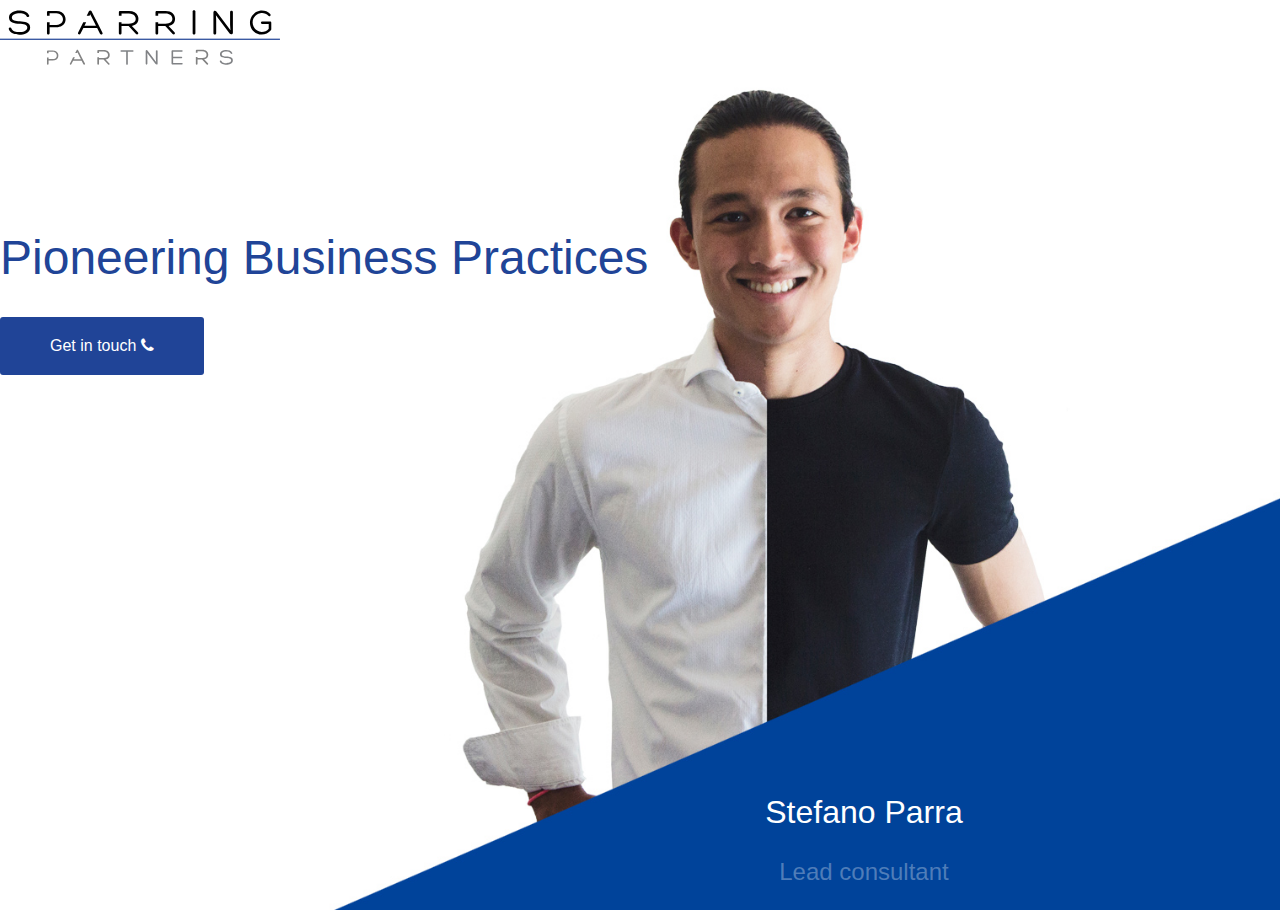
<file: index.html>
<!DOCTYPE html>
<!--[if lt IE 7]>      <html class="no-js lt-ie9 lt-ie8 lt-ie7"> <![endif]-->
<!--[if IE 7]>         <html class="no-js lt-ie9 lt-ie8"> <![endif]-->
<!--[if IE 8]>         <html class="no-js lt-ie9"> <![endif]-->
<!--[if gt IE 8]> <!--> <html class="no-js"> <!--<![endif]-->
<html lang="en" class="no-js">
<head>
	<meta charset="utf-8">
	<meta http-equiv="X-UA-Compatible" content="IE=edge">
	<meta name="viewport" content="width=device-width, initial-scale=1">
	<title>Sparring Partners</title>
	<meta name="description" content="Pioneering Business Practices" />
	<meta name="keywords" content="Business development, Project management, Strategic Planning, Consultancy" />
	<meta name="author" content="Stefano Parra Perez" />
	<!-- Bootstrap -->
	<script src="ass/js/modernizr.custom.js"></script>
	<link rel="stylesheet" href="https://maxcdn.bootstrapcdn.com/bootstrap/4.0.0-beta/css/bootstrap.min.css" integrity="sha384-/Y6pD6FV/Vv2HJnA6t+vslU6fwYXjCFtcEpHbNJ0lyAFsXTsjBbfaDjzALeQsN6M" crossorigin="anonymous">
	<link href="ass/css/jquery.fancybox.min.css" rel="stylesheet">
	<link href="ass/css/animate.css" rel="stylesheet">
	<link href="https://maxcdn.bootstrapcdn.com/font-awesome/4.7.0/css/font-awesome.min.css" rel="stylesheet" integrity="sha384-wvfXpqpZZVQGK6TAh5PVlGOfQNHSoD2xbE+QkPxCAFlNEevoEH3Sl0sibVcOQVnN" crossorigin="anonymous">
	<link href="ass/css/styles_contact.css" rel="stylesheet">
	<link href="ass/css/queries.css" rel="stylesheet">
	<!-- Facebook and Twitter integration -->
	<meta property="og:title" content=""/>
	<meta property="og:image" content=""/>
	<meta property="og:url" content=""/>
	<meta property="og:site_name" content=""/>
	<meta property="og:description" content=""/>
	<meta name="twitter:title" content="" />
	<meta name="twitter:image" content="" />
	<meta name="twitter:url" content="" />
	<meta name="twitter:card" content="" />
	<!-- HTML5 Shim and Respond.js IE8 support of HTML5 elements and media queries -->
	<!-- WARNING: Respond.js doesn't work if you view the page via file:// -->
	<!--[if lt IE 9]>
	<script src="https://oss.maxcdn.com/libs/html5shiv/3.7.0/html5shiv.js"></script>
	<script src="https://oss.maxcdn.com/libs/respond.js/1.4.2/respond.min.js"></script>
	<![endif]-->
</head>
<body>
	<!--[if lt IE 7]>
	<p class="browsehappy">You are using an <strong>outdated</strong> browser. Please <a href="http://browsehappy.com/">upgrade your browser</a> to improve your experience.</p>
	<![endif]-->
	<!-- open/close -->
	<header>
		<section class="hero">
			<div class="container hero-container">
				<div class="row nav-wrapper">
					<div class="col-md-12 col-sm-12 col-xs-12 text-center">
						<a href="#"><img src="ass/img/svg/sp_header_logo.svg" alt="sp Logo"></a>
					</div>
				</div>
				<div class="row hero-content">
					<div class="col-md-12 flex flex--col flex--center flex--align">
						<h1 class="animated fadeInDown">Pioneering Business Practices</h1>
						<a data-fancybox data-src="#contact-info" href="javascript:;" class="use-btn animated fadeInUp">Get in touch<i class="fa fa-phone"></i></a>
					</div>
				</div>
				<div class="row hero-footer">
					<div class="col-md-12">
						<h2 class="animated fadeInDown">Stefano Parra</h2>
						<h3 class="animated fadeInDown">Lead consultant</h3>
					</div>
				</div>
			</div>
		</section>
	</header>
	<div style="display: none;" id="contact-info">
		<h2><i class="fa fa-phone"></i> <a href="tel:+5977100524">+597 710 0524</a></h2>
		<h2><i class="fa fa-envelope-o"></i> <a href="mailto:stefano@parraperez.com?subject=Hello">stefano@parraperez.com</a></h2>
	</div>

	<!-- jQuery (necessary for Bootstrap's JavaScript plugins) -->
	<script src="https://ajax.googleapis.com/ajax/libs/jquery/3.2.1/jquery.min.js"></script>
	<script src="ass/js/jquery.fancybox.js"></script>
	<!-- Include all compiled plugins (below), or include individual files as needed -->
	<script src="ass/js/waypoints.min.js"></script>
	<script src="https://maxcdn.bootstrapcdn.com/bootstrap/4.0.0-beta/js/bootstrap.min.js" integrity="sha384-h0AbiXch4ZDo7tp9hKZ4TsHbi047NrKGLO3SEJAg45jXxnGIfYzk4Si90RDIqNm1" crossorigin="anonymous"></script>
	<script src="ass/js/scripts.js"></script>
	<!-- Google Analytics: change UA-XXXXX-X to be your site's ID. -->
	<script>
	(function(b,o,i,l,e,r){b.GoogleAnalyticsObject=l;b[l]||(b[l]=
		function(){(b[l].q=b[l].q||[]).push(arguments)});b[l].l=+new Date;
		e=o.createElement(i);r=o.getElementsByTagName(i)[0];
		e.src='//www.google-analytics.com/analytics.js';
		r.parentNode.insertBefore(e,r)}(window,document,'script','ga'));
		ga('create','UA-XXXXX-X');ga('send','pageview');
		</script>
	</body>
	</html>
</file>
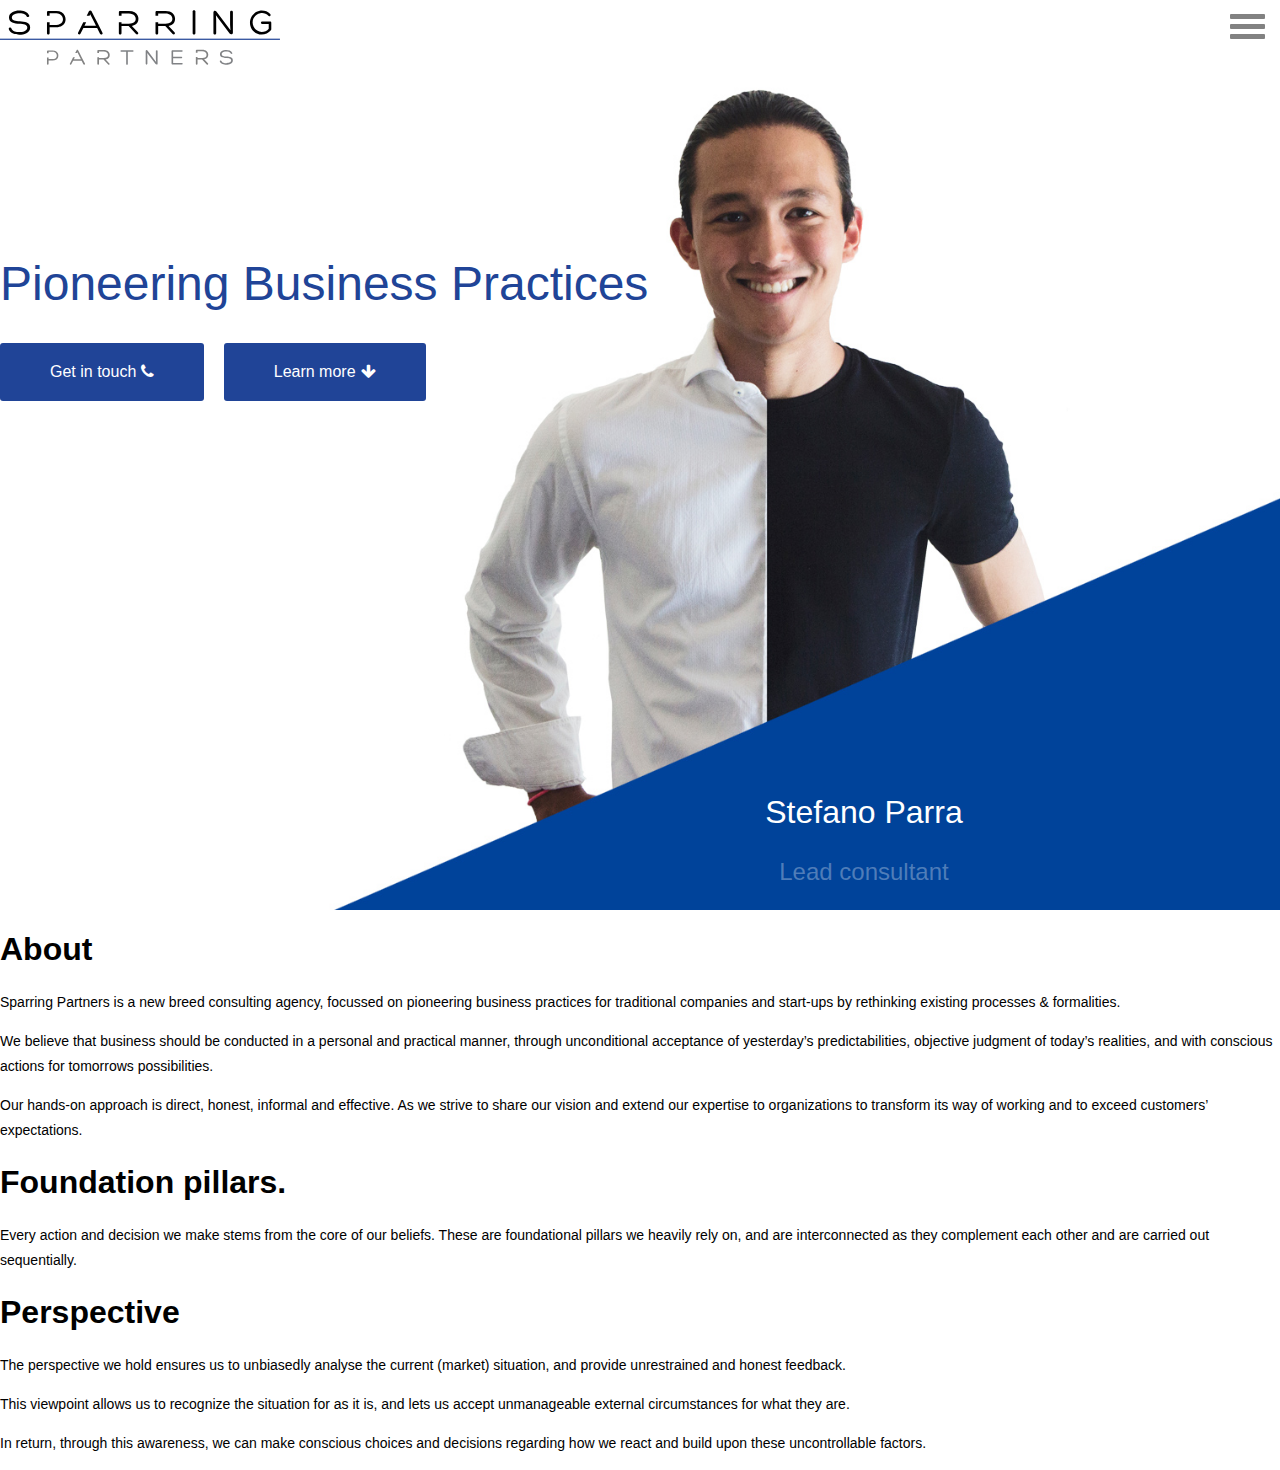
<file: index2.html>
<!DOCTYPE html>
<!--[if lt IE 7]>      <html class="no-js lt-ie9 lt-ie8 lt-ie7"> <![endif]-->
<!--[if IE 7]>         <html class="no-js lt-ie9 lt-ie8"> <![endif]-->
<!--[if IE 8]>         <html class="no-js lt-ie9"> <![endif]-->
<!--[if gt IE 8]> <!--> <html class="no-js"> <!--<![endif]-->
<html lang="en" class="no-js">
<head>
	<meta charset="utf-8">
	<meta http-equiv="X-UA-Compatible" content="IE=edge">
	<meta name="viewport" content="width=device-width, initial-scale=1">
	<title>Sparring Partners</title>
	<meta name="description" content="Pioneering Business Practices" />
	<meta name="keywords" content="Business development, Project management, Strategic Planning, Consultancy" />
	<meta name="author" content="Stefano Parra Perez" />
	<!-- Bootstrap -->
	<script src="ass/js/modernizr.custom.js"></script>
	<link rel="stylesheet" href="https://maxcdn.bootstrapcdn.com/bootstrap/4.0.0-beta/css/bootstrap.min.css" integrity="sha384-/Y6pD6FV/Vv2HJnA6t+vslU6fwYXjCFtcEpHbNJ0lyAFsXTsjBbfaDjzALeQsN6M" crossorigin="anonymous">
	<link href="ass/css/jquery.fancybox.min.css" rel="stylesheet">
	<link href="ass/css/animate.css" rel="stylesheet">
	<link href="https://maxcdn.bootstrapcdn.com/font-awesome/4.7.0/css/font-awesome.min.css" rel="stylesheet" integrity="sha384-wvfXpqpZZVQGK6TAh5PVlGOfQNHSoD2xbE+QkPxCAFlNEevoEH3Sl0sibVcOQVnN" crossorigin="anonymous">
	<link href="ass/css/styles_contact.css" rel="stylesheet">
	<link href="ass/css/queries.css" rel="stylesheet">
	<link href="ass/css/flickity.css" rel="stylesheet" media="screen">
	<!-- Facebook and Twitter integration -->
	<meta property="og:title" content=""/>
	<meta property="og:image" content=""/>
	<meta property="og:url" content=""/>
	<meta property="og:site_name" content=""/>
	<meta property="og:description" content=""/>
	<meta name="twitter:title" content="" />
	<meta name="twitter:image" content="" />
	<meta name="twitter:url" content="" />
	<meta name="twitter:card" content="" />
	<!-- HTML5 Shim and Respond.js IE8 support of HTML5 elements and media queries -->
	<!-- WARNING: Respond.js doesn't work if you view the page via file:// -->
	<!--[if lt IE 9]>
	<script src="https://oss.maxcdn.com/libs/html5shiv/3.7.0/html5shiv.js"></script>
	<script src="https://oss.maxcdn.com/libs/respond.js/1.4.2/respond.min.js"></script>
	<![endif]-->
</head>
<body>
	<!--[if lt IE 7]>
	<p class="browsehappy">You are using an <strong>outdated</strong> browser. Please <a href="http://browsehappy.com/">upgrade your browser</a> to improve your experience.</p>
	<![endif]-->
	<!-- open/close -->
	<header>
		<section class="hero">
			<div class="container hero-container">
				<div class="row nav-wrapper">
					<div class="col-md-12 col-sm-12 col-xs-12 text-center">
						<a href="#"><img src="ass/img/svg/sp_header_logo.svg" alt="sp Logo"></a>
					</div>
					<div class="col-md-12 col-sm-12 col-xs-12 navicon">
						<a class="nav-toggle" href="#"><span></span></a>
					</div>
				</div>
				<div class="row hero-content">
					<div class="col-md-12 flex flex--col flex--center flex--align">
						<h1 class="animated fadeInDown">Pioneering Business Practices</h1>
						<div>
							<a data-fancybox data-src="#contact-info" href="javascript:;" class="use-btn animated fadeInUp">Get in touch<i class="fa fa-phone"></i></a>
							<a href="#about" class="use-btn animated fadeInUp">Learn more<i class="fa fa-arrow-down"></i></a>
						</div>
					</div>
				</div>
				<div class="row hero-footer">
					<div class="col-md-12">
						<h2 class="animated fadeInDown">Stefano Parra</h2>
						<h3 class="animated fadeInDown">Lead consultant</h3>
					</div>
				</div>
			</div>
		</section>
	</header>
	<div id="about">
		<div class="container">
			<div class="row">
				<div class="col-md-12 nopadding">
					<div class="">
							<ul class="nopadding">
								<li>
									<h1>About</h1>
									<p>Sparring Partners is a new breed consulting agency, focussed on pioneering business practices for traditional companies and start-ups by rethinking existing processes & formalities.</p>
									<p>We believe that business should be conducted in a personal and practical manner, through unconditional acceptance of yesterday’s predictabilities, objective judgment of today’s realities, and with conscious actions for tomorrows possibilities.</p>
									<p>Our hands-on approach is direct, honest, informal and effective. As we strive to share our vision and extend our expertise to organizations to transform its way of working and to exceed customers’ expectations.</p>
								</li>
								<li>
									<h1>Foundation pillars.</h1>
									<p>Every action and decision we make stems from the core of our beliefs. These are foundational pillars we heavily rely on, and are interconnected as they complement each other and are carried out sequentially.</p>
								</li>
								<li>
									<h1>Perspective</h1>
									<p>The perspective we hold ensures us to unbiasedly analyse the current (market) situation, and provide unrestrained and honest feedback.</p>
									<p>This viewpoint allows us to recognize the situation for as it is, and lets us accept unmanageable external circumstances for what they are. </p>
									<p>In return, through this awareness, we can make conscious choices and decisions regarding how we react and build upon these uncontrollable factors.</p>
								</li>
							</ul>
					</div>
				</div>
			</div>
		</div>
	</div>
	<div style="display: none;" id="contact-info">
		<h2><i class="fa fa-phone"></i> <a href="tel:+5978102781">+597 81 027 81</a></h2>
		<h2><i class="fa fa-envelope-o"></i> <a href="mailto:info@sparringpartners.co?subject=Hello">info@sparringpartners.co</a></h2>
	</div>
	<div class="overlay overlay-boxify">
		<nav>
			<ul>
				<li><a href="#about"><i class="fa fa-heart"></i>About</a></li>
				<li><a href="#services"><i class="fa fa-bell"></i>Services</a></li>
			</ul>
			<ul>
				<li><a href="#team"><i class="fa fa-users"></i>Team</a></li>
				<li><a data-fancybox data-src="#contact-info" href="javascript:;"><i class="fa fa-phone"></i>contact</a></li>
			</ul>
		</nav>
	</div>

	<!-- jQuery (necessary for Bootstrap's JavaScript plugins) -->
	<script src="https://ajax.googleapis.com/ajax/libs/jquery/3.2.1/jquery.min.js"></script>
	<script src="ass/js/jquery.fancybox.js"></script>
	<!-- Include all compiled plugins (below), or include individual files as needed -->
	<script src="ass/js/waypoints.min.js"></script>
	<script src="https://maxcdn.bootstrapcdn.com/bootstrap/4.0.0-beta/js/bootstrap.min.js" integrity="sha384-h0AbiXch4ZDo7tp9hKZ4TsHbi047NrKGLO3SEJAg45jXxnGIfYzk4Si90RDIqNm1" crossorigin="anonymous"></script>
	<script src="ass/js/scripts.js"></script>
	<script src="ass/js/min/flickity.pkgd.min.js"></script>
	<!-- Google Analytics: change UA-XXXXX-X to be your site's ID. -->
	<script>
	(function(b,o,i,l,e,r){b.GoogleAnalyticsObject=l;b[l]||(b[l]=
		function(){(b[l].q=b[l].q||[]).push(arguments)});b[l].l=+new Date;
		e=o.createElement(i);r=o.getElementsByTagName(i)[0];
		e.src='//www.google-analytics.com/analytics.js';
		r.parentNode.insertBefore(e,r)}(window,document,'script','ga'));
		ga('create','UA-XXXXX-X');ga('send','pageview');
		</script>
	</body>
	</html>
</file>
<file: ass/css/queries.css>
@media screen and (max-width:1200px){
	footer li{margin-right:10%;}
	.feature-content{width:55%;}
}
@media screen and (max-width:991px){
	.feature-1,.feature-2{margin-bottom:50px;}
	.screenshots ul li{width:50%;}
	.screenshots-intro{padding:110px 0 100px 0;}
	.feature-content{width:80%;}
	.features-slider{height:100%}
}
@media screen and (max-width:680px){
	.feature-content{width:60%;}
}
@media screen and (max-width:640px){
	footer li{display:block;text-align:left;padding:20px 0;border-bottom:dashed 1px #c7cacc;margin-right:0!important;float:none;}
	.overlay ul{margin-left:0px;}
	.overlay ul li a{padding:20px 0;min-width:120px;font-size:12px;}
}
@media screen and (max-width:465px){
	.screenshots ul li{width:100%;min-height:100%;float:none;}
	.feature-content{width:100%;text-align:center;margin-top:20px;}
	.feature-icon{display:block;margin:0 auto;}
	blockquote p{width:60%;}
	.features-slider {padding: 11% 50px 10% 50px;}
}
@media screen and (min-width: 480px){
	.use-btn {
		background-color: #204497;
		color: #fff;
		text-decoration: none;
	}
	.use-btn:hover, .use-btn:focus {
		background-color: #fff;
		color: #204497;
		border: 1px #204497 solid;
	}
	.hero-footer{
	  width: 50%;
		right:0px;
	}
}
@media screen and (min-width: 768px){
	.hero-footer{
		width: 65%;
	}
	.hero h1 {
	    font-size: 48px;
	    font-size: 3rem;
	}
	#contact-info {
	  width: 51%;
	}
	.nav-toggle {
	    position: absolute;
	    top: -55px;
	    right: 15px;
		}
}
</file>
<file: ass/css/styles_contact.css>
/* ! normalize.css v1.0.0 | MIT License | git.io/normalize */

/* ==========================================================================
HTML5 display definitions
========================================================================== */

/*
* Corrects `block` display not defined in IE 6/7/8/9 and Firefox 3.
*/

article, aside, details, figcaption, figure, footer, header, hgroup, nav, section, summary {
    display: block
}

/*
* Corrects `inline-block` display not defined in IE 6/7/8/9 and Firefox 3.
*/
audio, canvas, video {
    display: inline-block;
    *display: inline;
    *zoom: 1;
}

/*
* Prevents modern browsers from displaying `audio` without controls.
* Remove excess height in iOS 5 devices.
*/
audio:not([controls]) {
    display: none;
    height: 0;
}

/*
* Addresses styling for `hidden` attribute not present in IE 7/8/9, Firefox 3, * and Safari 4.
* Known issue:no IE 6 support.
*/
[hidden] {
    display: none
}

/* ==========================================================================
Base
========================================================================== */
/*
* 1. Corrects text resizing oddly in IE 6/7 when body `font-size` is set using
*    `em` units.
* 2. Prevents iOS text size adjust after orientation change, without disabling
*    user zoom.
*/

html {
    font-size: 100%; /* 1 */
    -webkit-text-size-adjust: 100%; /* 2 */
    -ms-text-size-adjust: 100%; /* 2 */
}

/*
* Addresses `font-family` inconsistency between `textarea` and other form
* elements.
*/
html, button, input, select, textarea {
    font-family: sans-serif;
    font-family: 'Montserrat', sans-serif;
}
html, body {
    overflow-x: hidden;
    width: 100%;
}

/*
* Addresses margins handled incorrectly in IE 6/7.
*/
body {
    margin: 0;
    font-family: 'Montserrat', sans-serif;
}

/*
* Font Smoothing
*/
html, html a {
    text-shadow: 1px 1px 1px rgba(0, 0, 0, 0.004);
    -webkit-font-smoothing: antialiased;
}

/* ==========================================================================
Links
========================================================================== */
/*
* Addresses `outline` inconsistency between Chrome and other browsers.
*/

a:focus {
    outline: thin dotted;
    text-decoration: none;
}

/*
* Improves readability when focused and also mouse hovered in all browsers.
*/
a:active, a:hover {
    outline: 0;
    text-decoration: none;
}

/* ==========================================================================
Typography
========================================================================== */
/*
* Addresses font sizes and margins set differently in IE 6/7.
* Addresses font sizes within `section` and `article` in Firefox 4+, Safari 5, * and Chrome.
*/

h1 {
    margin: 0.67em 0;
    font-size: 2em;
}
h2 {
    margin: 0.83em 0;
    font-size: 1.5em;
}
h3 {
    margin: 1em 0;
    font-size: 1.17em;
}
h4 {
    margin: 1.33em 0;
    font-size: 1em;
}
h5 {
    margin: 1.67em 0;
    font-size: 0.83em;
}
h6 {
    margin: 2.33em 0;
    font-size: 0.75em;
}

/*
* Addresses styling not present in IE 7/8/9, Safari 5, and Chrome.
*/
abbr[title] {
    border-bottom: 1px dotted
}

/*
* Addresses style set to `bolder` in Firefox 3+, Safari 4/5, and Chrome.
*/
b, strong {
    font-weight: bold
}
blockquote {
    margin: 0px
}

/*
* Addresses styling not present in Safari 5 and Chrome.
*/
dfn {
    font-style: italic
}

/*
* Addresses styling not present in IE 6/7/8/9.
*/
mark {
    background: #ff0;
    color: #000;
}

/*
* Addresses margins set differently in IE 6/7.
*/
p, pre {
    margin: 1em 0
}

/*
* Corrects font family set oddly in IE 6, Safari 4/5, and Chrome.
*/
code, kbd, pre, samp {
    font-size: 1em;
    font-family: monospace, serif;
    _font-family: 'courier new', monospace;
}

/*
* Improves readability of pre-formatted text in all browsers.
*/
pre {
    white-space: pre;
    white-space: pre-wrap;
    word-wrap: break-word;
}

/*
* Addresses CSS quotes not supported in IE 6/7.
*/
q {
    quotes: none
}

/*
* Addresses `quotes` property not supported in Safari 4.
*/
q:before, q:after {
    content: '';
    content: none;
}
small {
    font-size: 75%
}

/*
* Prevents `sub` and `sup` affecting `line-height` in all browsers.
*/
sub, sup {
    position: relative;
    vertical-align: baseline;
    font-size: 75%;
    line-height: 0;
}
sup {
    top: -0.5em
}
sub {
    bottom: -0.25em
}

/* ==========================================================================
Lists
========================================================================== */
/*
* Addresses margins set differently in IE 6/7.
*/

dl, menu, ol, ul {
    margin: 1em 0
}
dd {
    margin: 0 0 0 40px
}

/*
* Addresses paddings set differently in IE 6/7.
*/
menu, ol, ul {
    padding: 0
}

/*
* Corrects list images handled incorrectly in IE 7.
*/
nav ul, nav ol {
    list-style: none;
    list-style-image: none;
}

/* ==========================================================================
Embedded content
========================================================================== */
/*
* 1. Removes border when inside `a` element in IE 6/7/8/9 and Firefox 3.
* 2. Improves image quality when scaled in IE 7.
*/

img {
    border: 0; /* 1 */
    -ms-interpolation-mode: bicubic; /* 2 */
}

/*
* Corrects overflow displayed oddly in IE 9.
*/
svg:not(:root) {
    overflow: hidden
}

/* ==========================================================================
Figures
========================================================================== */
/*
* Addresses margin not present in IE 6/7/8/9, Safari 5, and Opera 11.
*/

figure {
    margin: 0
}

/* ==========================================================================
Forms
========================================================================== */
/*
* Corrects margin displayed oddly in IE 6/7.
*/

form {
    margin: 0
}

/*
* Define consistent border, margin, and padding.
*/
fieldset {
    margin: 0 2px;
    padding: 0.35em 0.625em 0.75em;
    border: 1px solid #c0c0c0;
}

/*
* 1. Corrects color not being inherited in IE 6/7/8/9.
* 2. Corrects text not wrapping in Firefox 3.
* 3. Corrects alignment displayed oddly in IE 6/7.
*/
legend {
    padding: 0;
    border: 0; /* 1 */
    white-space: normal; /* 2 */
    *margin-left: -7px; /* 3 */
}

/*
* 1. Corrects font size not being inherited in all browsers.
* 2. Addresses margins set differently in IE 6/7, Firefox 3+, Safari 5, *    and Chrome.
* 3. Improves appearance and consistency in all browsers.
*/
button, input, select, textarea {
    margin: 0; /* 2 */
    vertical-align: baseline; /* 3 */
    font-size: 100%; /* 1 */
    *vertical-align: middle; /* 3 */
}

/*
* Addresses Firefox 3+ setting `line-height` on `input` using ` !important` in
* the UA stylesheet.
*/
button, input {
    line-height: normal
}

/*
* 1. Avoid the WebKit bug in Android 4.0.* where (2) destroys native `audio`
*    and `video` controls.
* 2. Corrects inability to style clickable `input` types in iOS.
* 3. Improves usability and consistency of cursor style between image-type
*    `input` and others.
* 4. Removes inner spacing in IE 7 without affecting normal text inputs.
*    Known issue:inner spacing remains in IE 6.
*/
button, html input[type="button"], /* 1 */
input[type="reset"], input[type="submit"] {
    cursor: pointer; /* 3 */
    -webkit-appearance: button; /* 2 */
    *overflow: visible; /* 4 */
}

/*
* Re-set default cursor for disabled elements.
*/
button[disabled], input[disabled] {
    cursor: default
}

/*
* 1. Addresses box sizing set to content-box in IE 8/9.
* 2. Removes excess padding in IE 8/9.
* 3. Removes excess padding in IE 7.
*    Known issue:excess padding remains in IE 6.
*/
input[type="checkbox"], input[type="radio"] {
    box-sizing: border-box; /* 1 */
    padding: 0; /* 2 */
    *height: 13px; /* 3 */
    *width: 13px; /* 3 */
}

/*
* 1. Addresses `appearance` set to `searchfield` in Safari 5 and Chrome.
* 2. Addresses `box-sizing` set to `border-box` in Safari 5 and Chrome
*    (include `-moz` to future-proof).
*/
input[type="search"] {
    /* 2 */
    box-sizing: content-box;
    -webkit-appearance: textfield; /* 1 */
    nowhitespace: afterproperty;
}

/*
* Removes inner padding and search cancel button in Safari 5 and Chrome
* on OS X.
*/
input[type="search"]::-webkit-search-cancel-button, input[type="search"]::-webkit-search-decoration {
    -webkit-appearance: none
}

/*
* Removes inner padding and border in Firefox 3+.
*/
button::-moz-focus-inner, input::-moz-focus-inner {
    padding: 0;
    border: 0;
}

/*
* 1. Removes default vertical scrollbar in IE 6/7/8/9.
* 2. Improves readability and alignment in all browsers.
*/
textarea {
    overflow: auto; /* 1 */
    vertical-align: top; /* 2 */
}

/* ==========================================================================
Tables
========================================================================== */
/*
* Remove most spacing between table cells.
*/

table {
    border-spacing: 0;
    border-collapse: collapse;
}

/* ==========================================================================
Global Styles
========================================================================== */
.group:after {
    content: "";
    display: table;
    clear: both;
}
a {
    -webkit-transition-timing-function: ease-in-out;
    transition-timing-function: ease-in-out;
    -webkit-transition-duration: 300ms;
    transition-duration: 300ms;
    -webkit-transition-property: color, border-color, background-color;
    transition-property: color, border-color, background-color;
}
.nopadding {
    margin: 0 !important;
    padding: 0 !important;
}
p {
    font-size: 14px;
    line-height: 25px;
}
a {
    color: #73d0da
}
a:hover, a:focus {
    color: #73d0da;
    text-decoration: none;
}

/* ==========================================================================
flex
========================================================================== */
.flex{
  height: 100%;
  display: -webkit-box;
  display: -ms-flexbox;
  display: flex;
}
.flex--col{
  -ms-flex-flow: column nowrap;
      flex-flow: column nowrap;
}
.flex--center{
  -webkit-box-pack: center;
      -ms-flex-pack: center;
          justify-content: center;
}
.flex--align{
  -webkit-box-align: start;
      -ms-flex-align: start;
              -ms-grid-row-align: flex-start;
          align-items: flex-start;
}

/* ==========================================================================
Navigation
========================================================================== */
.nav-toggle {
    position: absolute;
    top: 15px;
    right: 50%;
    z-index: 999999;
    padding: 10px 35px 16px 0px;
    cursor: pointer;
}
.nav-toggle:focus {
    outline: none;
}
.nav-toggle span, .nav-toggle span:before, .nav-toggle span:after {
    content: '';
    position: absolute;
    display: block;
    width: 35px;
    height: 5px;
    border-radius: 1px;
    background: #828282;
    cursor: pointer;
}
.nav-toggle span:before {
    top: -10px
}
.nav-toggle span:after {
    bottom: -10px
}
.nav-toggle span, .nav-toggle span:before, .nav-toggle span:after {
    -webkit-transition: all 300ms ease-in-out;
    transition: all 300ms ease-in-out;
}
.nav-toggle.active span {
    background-color: transparent;
}
.nav-toggle.active span:before, .nav-toggle.active span:after {
    top: 0
}
.nav-toggle.active span:before {
    -webkit-transform: rotate(45deg);
    -ms-transform: rotate(45deg);
    transform: rotate(45deg);
    background-color: #fff;
}
.nav-toggle.active span:after {
    top: 10px;
    -webkit-transform: translateY(-10px) rotate(-45deg);
    -ms-transform: translateY(-10px) rotate(-45deg);
    transform: translateY(-10px) rotate(-45deg);
    background-color: #fff;
}
.navicon {
    position: relative;
    height: 26px;
}
.navicon p {
    /*margin: 1px 50px 0 0*/
}
.navicon-fixed {
    position: fixed;
    top: 59px;
    right: 143px;
}
/* ==========================================================================
Nav Overlay
========================================================================== */
/* Overlay style */

.overlay {
    position: fixed;
    top: 0;
    left: 0;
    width: 100%;
    height: 100%;
    background: rgba(52, 82, 113, 0.95);
}

/* Menu style */
.overlay nav {
    position: relative;
    top: 50%;
    height: 60%;
    text-align: center;
    font-size: 54px;
    -webkit-transform: translateY(-50%);
    -ms-transform: translateY(-50%);
    transform: translateY(-50%);
}
.overlay ul {
    position: relative;
    display: inline-block;
    margin: 0 auto;
    padding: 0;
    list-style: none;
    list-style-type: none;
}
.overlay ul li {
    display: block;
    float: left;
    margin-right: 20px;
}
.overlay ul li:last-child {
    margin-right: 0px
}
.overlay ul li i {
    display: block;
    margin-bottom: 10px;
    font-size: 40px;
}
.overlay ul li a {
    display: block;
    padding: 50px 0;
    min-width: 190px;
    border: 2px solid #fff;
    border-radius: 3px;
    background-color: #345271;
    color: #fff;
    text-transform: uppercase;
    font-weight: 400;
    font-size: 15px;
    -webkit-transition: all 300ms ease-in-out;
    transition: all 300ms ease-in-out;
}
.overlay ul li a:hover, .overlay ul li a:focus {
    border-color: #73d0da;
    color: #73d0da;
}

/* Effects */
.overlay-boxify {
    visibility: hidden;
    opacity: 0;
    -webkit-transition: opacity 0.5s, visibility 0s 0.5s;
    transition: opacity 0.5s, visibility 0s 0.5s;
}
.overlay-boxify.open {
    visibility: visible;
    opacity: 1;
    -webkit-transition: opacity 0.5s;
    transition: opacity 0.5s;
}
.overlay-boxify nav ul li {
    opacity: 0;
    -webkit-transform: translate3d(0, -80px, 0);
    transform: translate3d(0, -80px, 0);
    -webkit-transition: -webkit-transform 0.5s, opacity 0.5s;
    transition: transform 0.5s, opacity 0.5s;
}
.overlay-boxify.open nav ul:first-child li:first-child {
    -webkit-transition-delay: 0.05s;
    transition-delay: 0.05s;
}
.overlay-boxify.open nav ul:first-child li:nth-child(2) {
    -webkit-transition-delay: 0.1s;
    transition-delay: 0.1s;
}
.overlay-boxify.open nav ul:nth-child(2) li:first-child {
    -webkit-transition-delay: 0.15s;
    transition-delay: 0.15s;
}
.overlay-boxify.open nav ul:nth-child(2) li:nth-child(2) {
    -webkit-transition-delay: 0.2s;
    transition-delay: 0.2s;
}
.overlay-boxify.open nav ul li {
    opacity: 1;
    -webkit-transform: translate3d(0, 0, 0);
    transform: translate3d(0, 0, 0);
}

/* ==========================================================================
Buttons
========================================================================== */
.use-btn {
    display: inline-block;
    margin: 0 15px 15px 0;
    padding: 20px 50px;
    border-radius: 3px;
    background-color: #fff;
    color: #204497;
    font-size: 16px;
    /*border: 1px #204497 solid;*/
}
.use-btn:hover, .use-btn:focus {
    background-color: #204497;
    color: #fff;
    text-decoration: none;
}

/* ==========================================================================
Hero
========================================================================== */

.hero-container{
  height: 50vh;
}
.hero {
    position: relative;
    padding: 10px 0 0 0;
    min-height: 100vh;
    background: url('../img/fano_hero_1920x1080.jpg') no-repeat right center;
    background-size: cover;
    color: #204497;
}
.hero h1 {
    font-weight: 300;
    font-size: 32px;
    font-size: 2rem;
    background-color: rgba(255, 255, 255, 0.51);
}
.hero h2,
.hero h3 {
    font-weight: 400;
    text-align: center;
    font-size: 24px;
    font-size: 1.5rem;
    color: #fff;
}
.hero h2{
  font-size: 32px;
  font-size: 2rem;
  color: rgba(255,255,255,1);
}
.hero h3{
  color: rgba(255,255,255,.31);
}
.hero {
    width: 100%;
    height: 100%;
}
header i {
    margin-left: 5px
}
.hero-content{
  height: 100%;
}
.hero-footer{
  width: 100%;
  position: absolute;
  bottom: 0px;
}
/* ==========================================================================
contact
========================================================================== */
#contact-info {
  border-radius: 5px;
  width: 91%;
}
#contact-info a {
  color: #204497;
  font-weight: 300;
}
</file>
